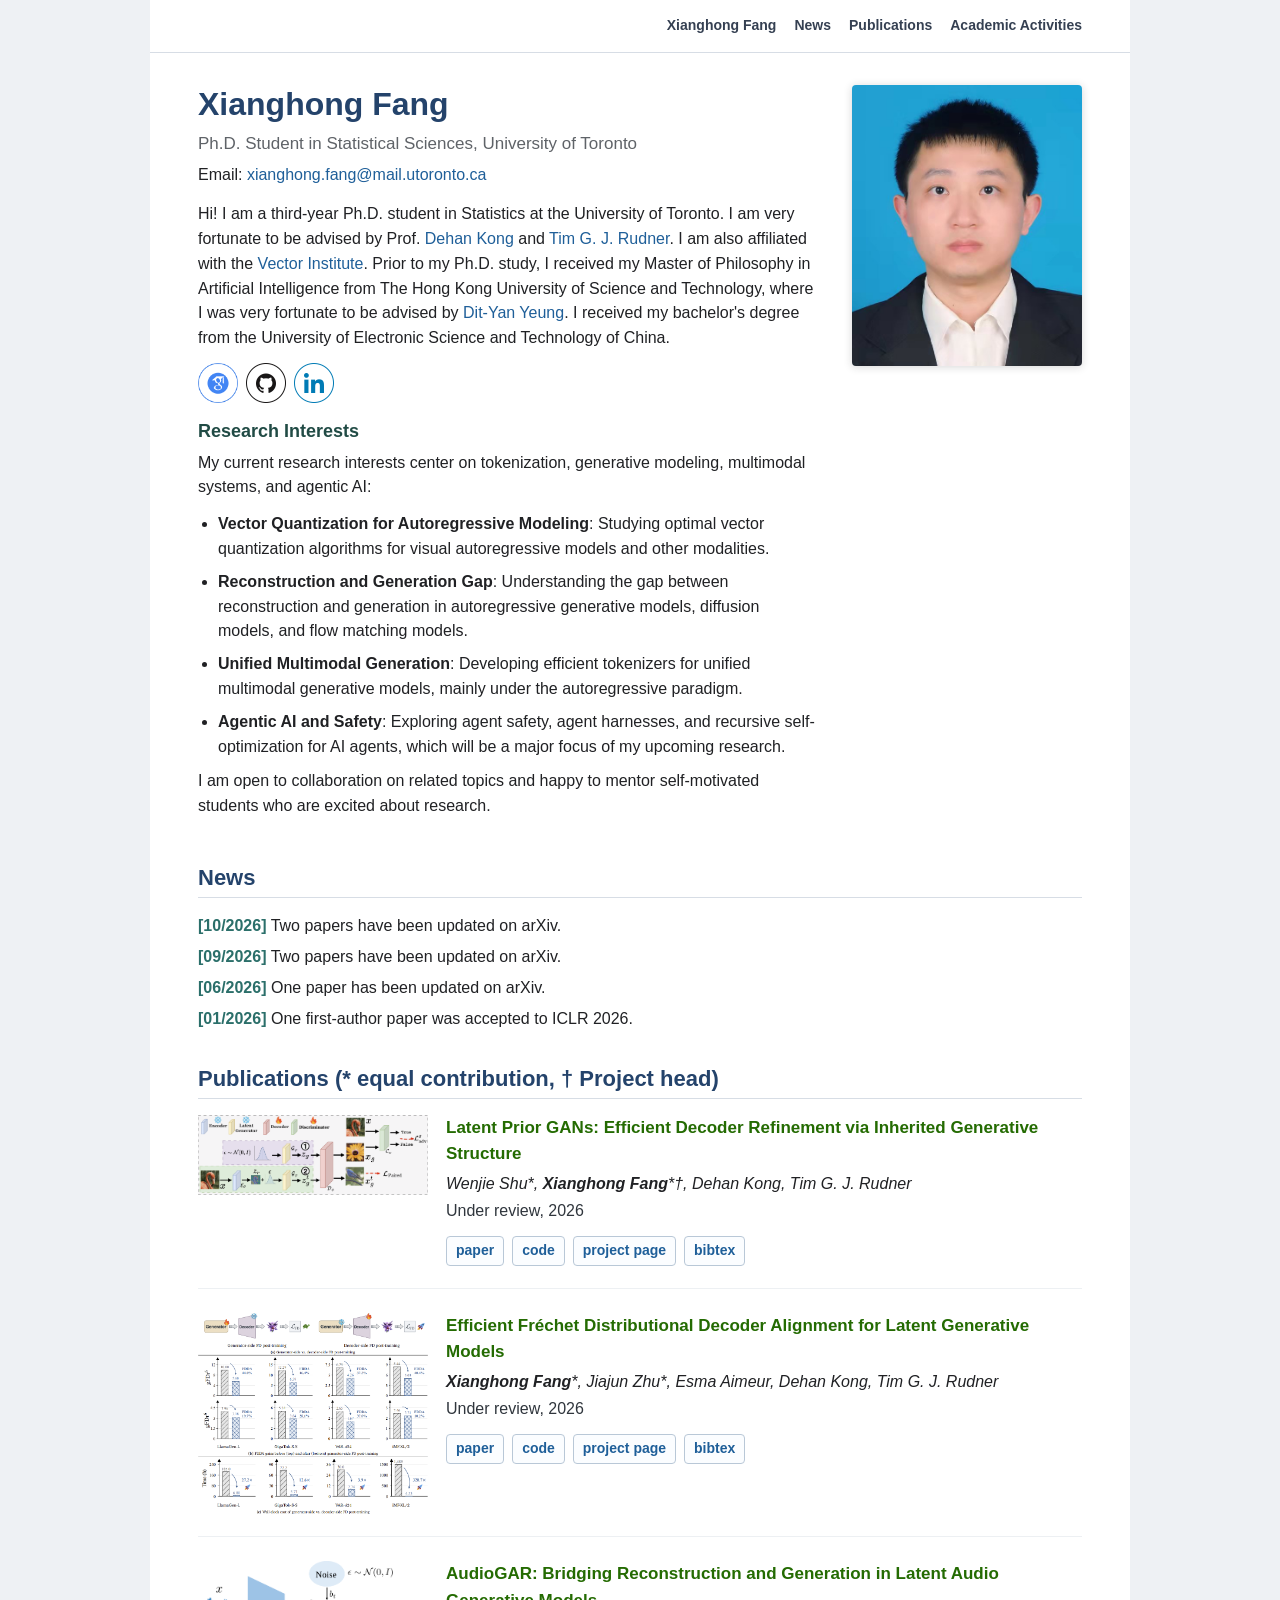
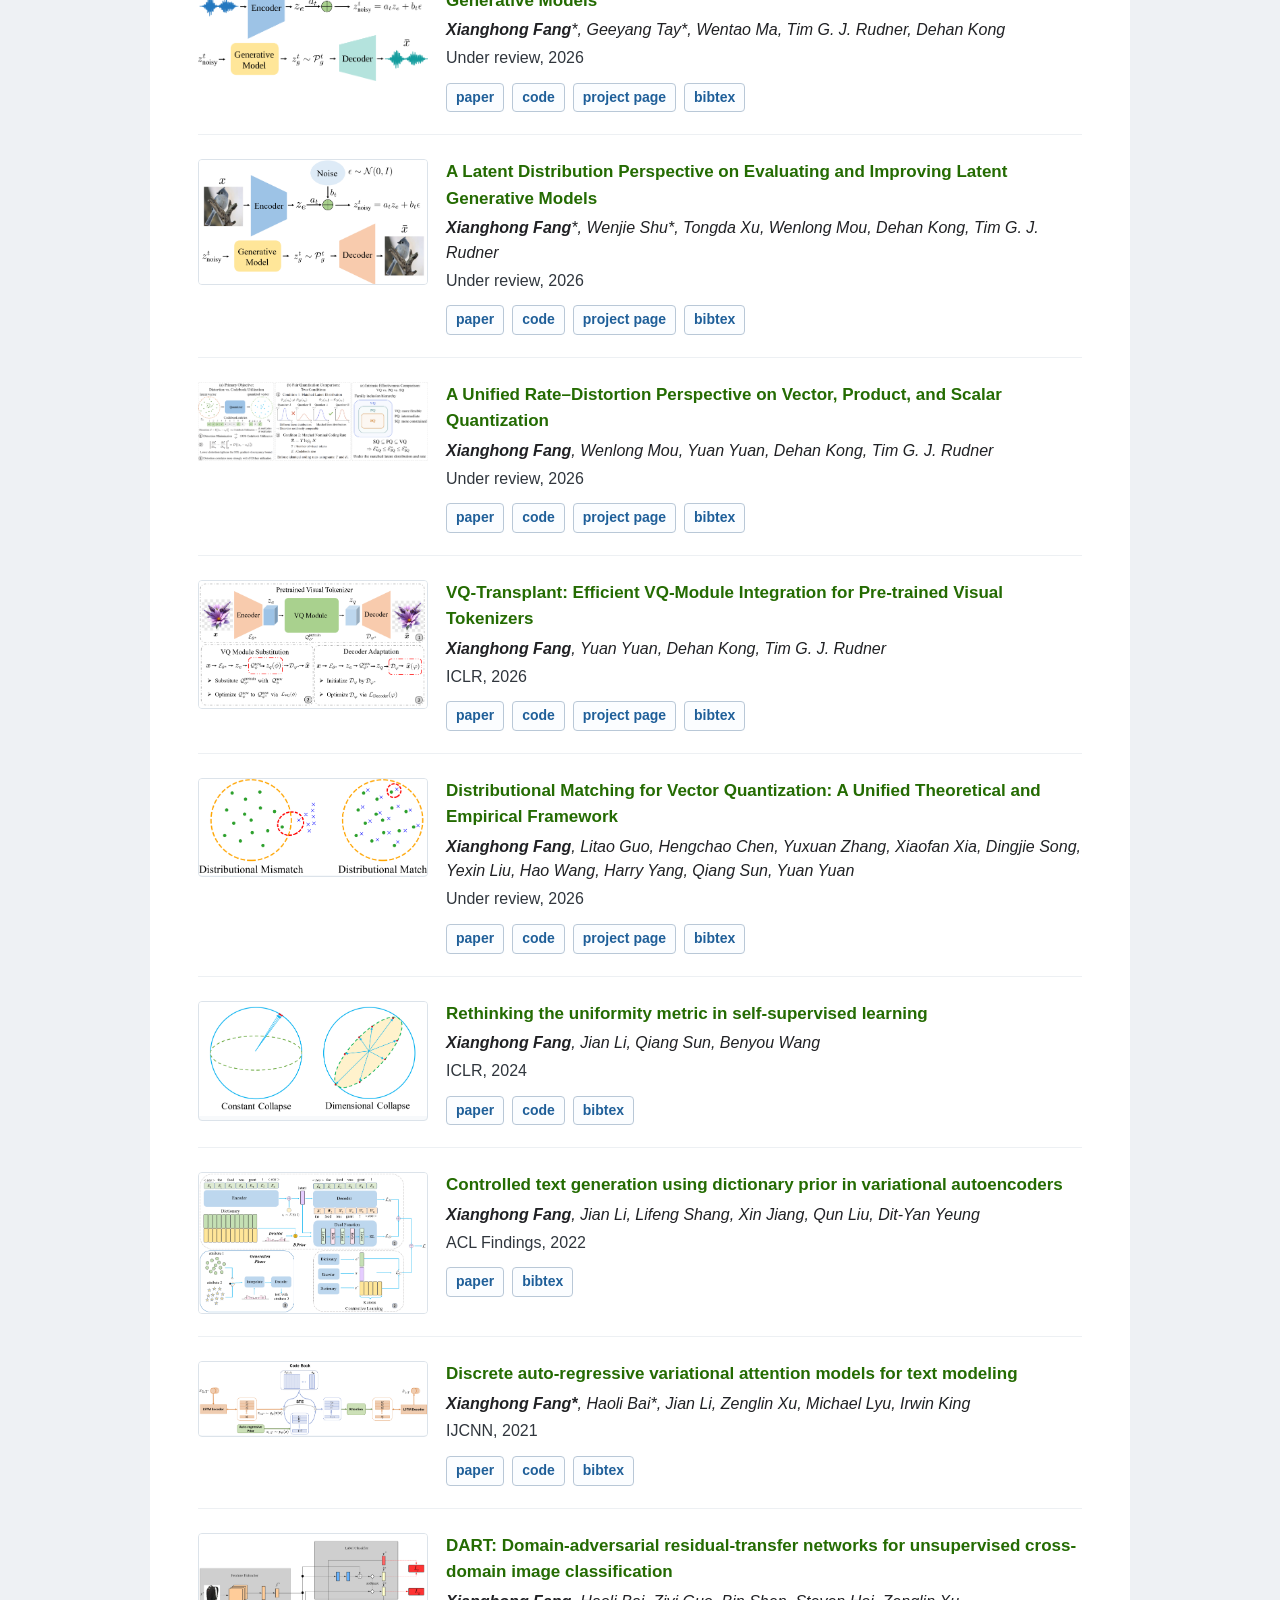
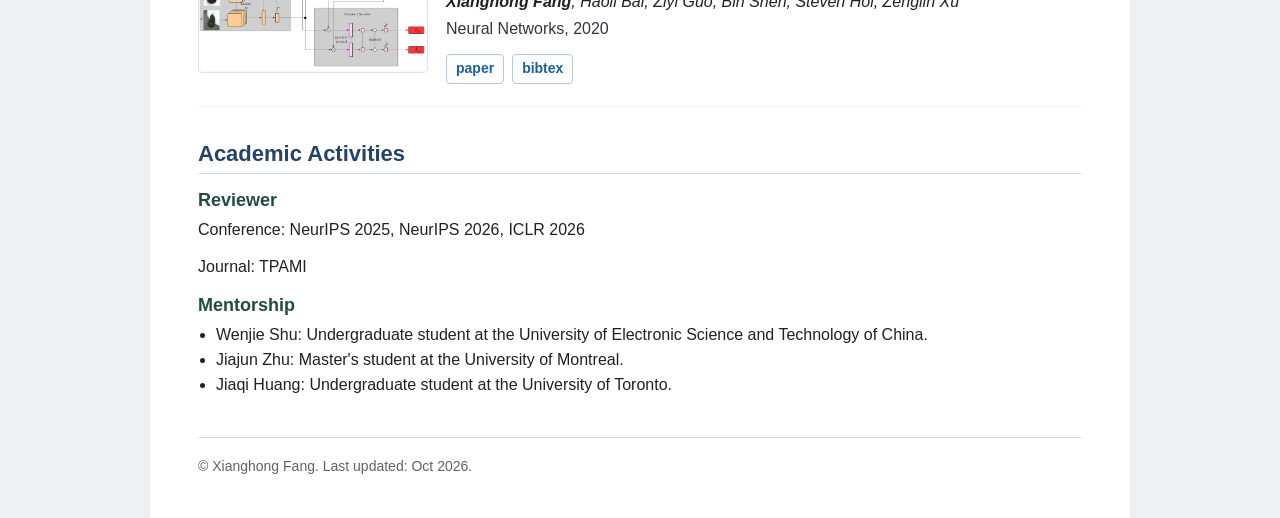
<file: index.html>
<!doctype html>
<html lang="en">
<head>
  <meta charset="utf-8">
  <meta name="viewport" content="width=device-width, initial-scale=1">
  <meta name="description" content="Xianghong Fang's academic homepage">
  <meta name="keywords" content="Xianghong Fang, Statistical Sciences, University of Toronto">
  <meta property="og:title" content="Xianghong Fang">
  <meta property="og:description" content="Ph.D. Student in Statistical Sciences, University of Toronto">
  <meta property="og:url" content="https://sunset-clouds.github.io/">
  <title>Xianghong Fang</title>
  <link rel="icon" type="image/jpeg" href="images/FangXianghong.jpg">
  <link rel="stylesheet" href="main.css">
</head>
<body>
  <header class="site-header">
    <nav class="nav" aria-label="Main navigation">
      <a href="#top" target="_self">Xianghong Fang</a>
      <a href="#news" target="_self">News</a>
      <a href="#publications" target="_self">Publications</a>
      <a href="#activities" target="_self">Academic Activities</a>
    </nav>
  </header>

  <main id="top">
    <section class="profile" id="about">
      <div>
        <h1>Xianghong Fang</h1>
        <p class="title-line">Ph.D. Student in Statistical Sciences, University of Toronto</p>
        <p class="email-line">Email: <a href="mailto:xianghong.fang@mail.utoronto.ca">xianghong.fang@mail.utoronto.ca</a></p>
        <p>
          Hi! I am a third-year Ph.D. student in Statistics at the University of Toronto. I am very fortunate to be
          advised by Prof. <a href="https://sites.google.com/site/kongdehanstat/">Dehan Kong</a> and
          <a href="https://timrudner.com/">Tim G. J. Rudner</a>. I am also affiliated with the
          <a href="https://vectorinstitute.ai/">Vector Institute</a>. Prior to my Ph.D. study, I received my Master of
          Philosophy in Artificial Intelligence from The Hong Kong University of Science and Technology, where I was
          very fortunate to be advised by <a href="https://sites.google.com/view/dyyeung">Dit-Yan Yeung</a>. I received
          my bachelor's degree from the University of Electronic Science and Technology of China.
        </p>
        <div class="links" aria-label="Profile links">
          <a class="social-link" href="https://scholar.google.com/citations?user=hQfxe5QAAAAJ&amp;hl=zh-CN" aria-label="Google Scholar">
            <img src="images/color-gscholar-footer.png" alt="Google Scholar">
          </a>
          <a class="social-link" href="https://github.com/sunset-clouds" aria-label="GitHub">
            <img src="images/color-github.png" alt="GitHub">
          </a>
          <a class="social-link" href="https://www.linkedin.com/in/fangxianghong/" aria-label="LinkedIn">
            <img src="images/color-linkedin.png" alt="LinkedIn">
          </a>
        </div>
        <div class="research-interests">
          <h3>Research Interests</h3>
          <p>My current research interests center on tokenization, generative modeling, multimodal systems, and agentic AI:</p>
          <ul>
            <li>
              <strong>Vector Quantization for Autoregressive Modeling</strong>: Studying optimal vector quantization
              algorithms for visual autoregressive models and other modalities.
            </li>
            <li>
              <strong>Reconstruction and Generation Gap</strong>: Understanding the gap between reconstruction and
              generation in autoregressive generative models, diffusion models, and flow matching models.
            </li>
            <li>
              <strong>Unified Multimodal Generation</strong>: Developing efficient tokenizers for unified multimodal
              generative models, mainly under the autoregressive paradigm.
            </li>
            <li>
              <strong>Agentic AI and Safety</strong>: Exploring agent safety, agent harnesses, and recursive
              self-optimization for AI agents, which will be a major focus of my upcoming research.
            </li>
          </ul>
          <p class="collaboration-note">
            I am open to collaboration on related topics and happy to mentor self-motivated students who are excited
            about research.
          </p>
        </div>
      </div>
      <img class="portrait" src="images/FangXianghong.jpg" alt="Xianghong Fang">
    </section>

    <section id="news">
      <h2>News</h2>
      <ul class="news">
        <li><span class="date">[10/2026]</span> Two papers have been updated on arXiv.</li>
        <li><span class="date">[09/2026]</span> Two papers have been updated on arXiv.</li>
        <li><span class="date">[06/2026]</span> One paper has been updated on arXiv.</li>
        <li><span class="date">[01/2026]</span> One first-author paper was accepted to ICLR 2026.</li>
      </ul>
    </section>

    <section id="publications">
      <h2>Publications (* equal contribution, &dagger; Project head)</h2>

      <article class="publication">
        <div class="paper-figure figure-lpgan"><img src="images/LPGAN.png" alt="Latent Prior GAN decoder refinement with inherited generative structure" width="2387" height="828"></div>
        <div>
          <p class="paper-title">Latent Prior GANs: Efficient Decoder Refinement via Inherited Generative Structure</p>
          <p class="authors">Wenjie Shu*, <strong>Xianghong Fang</strong>*&dagger;, Dehan Kong, Tim G. J. Rudner</p>
          <p class="venue">Under review, 2026</p>
          <div class="paper-links">
            <a aria-disabled="true">paper</a>
            <a href="https://github.com/WenjieShu/Latent-Prior-GAN">code</a>
            <a href="https://wenjieshu.github.io/Latent-Prior-GAN/">project page</a>
            <details class="bibtex-details">
              <summary>bibtex</summary>
              <pre>@article{shu2026latent,
  title   = {Latent Prior GANs: Efficient Decoder Refinement via Inherited Generative Structure},
  author  = {Shu, Wenjie and Fang, Xianghong and Kong, Dehan and Rudner, Tim G. J.},
  journal = {arXiv},
  year    = {2026}
}</pre>
            </details>
          </div>
        </div>
      </article>

      <article class="publication">
        <div class="paper-figure figure-fdda"><img src="images/FDDA_preview.png" alt="FDDA generator and decoder alignment comparison and results" width="773" height="677"></div>
        <div>
          <p class="paper-title">Efficient Fréchet Distributional Decoder Alignment for Latent Generative Models</p>
          <p class="authors"><strong>Xianghong Fang</strong>*, Jiajun Zhu*, Esma Aimeur, Dehan Kong, Tim G. J. Rudner</p>
          <p class="venue">Under review, 2026</p>
          <div class="paper-links">
            <a href="https://arxiv.org/pdf/2610.17466">paper</a>
            <a href="https://github.com/sunset-clouds/Frechet-Distributional-Decoder-Alignment">code</a>
            <a href="https://sunset-clouds.github.io/Frechet-Distributional-Decoder-Alignment/">project page</a>
            <details class="bibtex-details">
              <summary>bibtex</summary>
              <pre>@article{fang2026efficient,
  title   = {Efficient Fréchet Distributional Decoder Alignment for Latent Generative Models},
  author  = {Fang, Xianghong and Zhu, Jiajun and Aimeur, Esma and Kong, Dehan and Rudner, Tim G. J.},
  journal = {arXiv},
  year    = {2026}
}</pre>
            </details>
          </div>
        </div>
      </article>

      <article class="publication">
        <div class="paper-figure figure-audiogar"><img src="images/AudioGAR.png" alt="AudioGAR reconstruction and generation pipeline for latent audio models" width="2359" height="1228"></div>
        <div>
          <p class="paper-title">AudioGAR: Bridging Reconstruction and Generation in Latent Audio Generative Models</p>
          <p class="authors"><strong>Xianghong Fang</strong>*, Geeyang Tay*, Wentao Ma, Tim G. J. Rudner, Dehan Kong</p>
          <p class="venue">Under review, 2026</p>
          <div class="paper-links">
            <a href="https://arxiv.org/pdf/2610.05691">paper</a>
            <a href="https://github.com/ml-maple-monk/Audio-GAR">code</a>
            <a href="https://ml-maple-monk.github.io/Audio-GAR/">project page</a>
            <details class="bibtex-details">
              <summary>bibtex</summary>
              <pre>@article{fang2026audiogar,
  title   = {AudioGAR: Bridging Reconstruction and Generation in Latent Audio Generative Models},
  author  = {Fang, Xianghong and Tay, Geeyang and Ma, Wentao and Rudner, Tim G. J. and Kong, Dehan},
  journal = {Arxiv},
  year    = {2026}
}</pre>
            </details>
          </div>
        </div>
      </article>

      <article class="publication">
        <div class="paper-figure figure-gar"><img src="images/GAR_pipeline.png" alt="GAR Pipeline preview"></div>
        <div>
          <p class="paper-title">A Latent Distribution Perspective on Evaluating and Improving Latent Generative Models</p>
          <p class="authors"><strong>Xianghong Fang</strong>*, Wenjie Shu*, Tongda Xu, Wenlong Mou, Dehan Kong, Tim G. J. Rudner</p>
          <p class="venue">Under review, 2026</p>
          <div class="paper-links">
            <a href="https://arxiv.org/pdf/2609.24088v2">paper</a>
            <a href="https://github.com/sunset-clouds/Generation-Aware-Reconstruction">code</a>
            <a href="https://sunset-clouds.github.io/Generation-Aware-Reconstruction/">project page</a>
            <details class="bibtex-details">
              <summary>bibtex</summary>
              <pre>@article{fang2026latent,
  title   = {A Latent Distribution Perspective on Evaluating and Improving Latent Generative Models},
  author  = {Fang, Xianghong and Shu, Wenjie and Xu, Tongda and Mou, Wenlong and Kong, Dehan and Rudner, Tim G. J.},
  journal = {arXiv},
  year    = {2026}
}</pre>
            </details>
          </div>
        </div>
      </article>

      <article class="publication">
        <div class="paper-figure figure-rate-distortion"><img src="images/Rate_Distortion_Perspective.png" alt="Rate–distortion perspective on vector, product, and scalar quantization" width="2375" height="818"></div>
        <div>
          <p class="paper-title">A Unified Rate–Distortion Perspective on Vector, Product, and Scalar Quantization</p>
          <p class="authors"><strong>Xianghong Fang</strong>, Wenlong Mou, Yuan Yuan, Dehan Kong, Tim G. J. Rudner</p>
          <p class="venue">Under review, 2026</p>
          <div class="paper-links">
            <a href="https://arxiv.org/pdf/2609.02107">paper</a>
            <a href="https://github.com/VQ-Research/Rate-Distortion-Perspective">code</a>
            <a href="https://vq-research.github.io/Rate-Distortion-Perspective/">project page</a>
            <details class="bibtex-details">
              <summary>bibtex</summary>
              <pre>@article{Fang2026ratedistortion,
  title   = {A Unified Rate--Distortion Perspective on Vector,
             Product, and Scalar Quantization},
  author  = {Fang, Xianghong and Mou, Wenlong and Yuan, Yuan and
             Kong, Dehan and Rudner, Tim G. J.},
  journal = {arXiv},
  year    = {2026}
}</pre>
            </details>
          </div>
        </div>
      </article>

      <article class="publication">
        <div class="paper-figure figure-vq"><img src="images/VQ-Transplant.png" alt="VQ-Transplant preview"></div>
        <div>
          <p class="paper-title">VQ-Transplant: Efficient VQ-Module Integration for Pre-trained Visual Tokenizers</p>
          <p class="authors"><strong>Xianghong Fang</strong>, Yuan Yuan, Dehan Kong, Tim G. J. Rudner</p>
          <p class="venue">ICLR, 2026</p>
          <div class="paper-links">
            <a href="https://openreview.net/pdf?id=eETr3lrOQB">paper</a>
            <a href="https://github.com/VQ-Research/VQ-Transplant">code</a>
            <a href="https://vq-research.github.io/VQ-Transplant/">project page</a>
            <details class="bibtex-details">
              <summary>bibtex</summary>
              <pre>@inproceedings{Fang2026VQTransplant,
  title={V{Q}-Transplant: Efficient Plug-and-Play VQ-Module Integration for Pre-trained Visual Tokenizers},
  author={Xianghong Fang and Yuan Yuan and Dehan Kong and Tim G. J. Rudner},
  booktitle={ICLR},
  year={2026},
}</pre>
            </details>
          </div>
        </div>
      </article>

      <article class="publication">
        <div class="paper-figure figure-distribution"><img src="images/distribution_matching.png" alt="Distribution Matching preview"></div>
        <div>
          <p class="paper-title">Distributional Matching for Vector Quantization: A Unified Theoretical and Empirical Framework</p>
          <p class="authors"><strong>Xianghong Fang</strong>, Litao Guo, Hengchao Chen, Yuxuan Zhang, Xiaofan Xia, Dingjie Song, Yexin Liu, Hao Wang, Harry Yang, Qiang Sun, Yuan Yuan</p>
          <p class="venue">Under review, 2026</p>
          <div class="paper-links">
            <a href="https://arxiv.org/pdf/2607.15933">paper</a>
            <a href="https://github.com/VQ-Research/Wasserstein-VQ">code</a>
            <a href="https://vq-research.github.io/Wasserstein-VQ/">project page</a>
            <details class="bibtex-details">
              <summary>bibtex</summary>
              <pre>@article{fang2026distributional,
  title   = {Distributional Matching for Vector Quantization:
             A Unified Theoretical and Empirical Framework},
  author  = {Fang, Xianghong and Guo, Litao and Chen, Hengchao and
             Zhang, Yuxuan and Xia, Xiaofan and Song, Dingjie and
             Liu, Yexin and Wang, Hao and Yang, Harry and Sun, Qiang and
             Yuan, Yuan},
  journal = {arXiv},
  year    = {2026}
}</pre>
            </details>
          </div>
        </div>
      </article>

      <article class="publication">
        <div class="paper-figure figure-collapse"><img src="images/DimensionalCollapse.png" alt="Dimensional Collapse preview"></div>
        <div>
          <p class="paper-title">Rethinking the uniformity metric in self-supervised learning</p>
          <p class="authors"><strong>Xianghong Fang</strong>, Jian Li, Qiang Sun, Benyou Wang</p>
          <p class="venue">ICLR, 2024</p>
          <div class="paper-links">
            <a href="https://proceedings.iclr.cc/paper_files/paper/2024/file/21bcef9a879b85714387f94d7ecc2c91-Paper-Conference.pdf">paper</a>
            <a href="https://github.com/sunset-clouds/WassersteinUniformityMetric">code</a>
            <details class="bibtex-details">
              <summary>bibtex</summary>
              <pre>@inproceedings{Fang2024RethinkingTU,
  title={Rethinking the Uniformity Metric in Self-Supervised Learning},
  author={Xianghong Fang and Jian Li and Qiang Sun and Benyou Wang},
  booktitle={ICLR},
  year={2024}
}</pre>
            </details>
          </div>
        </div>
      </article>

      <article class="publication">
        <div class="paper-figure"><img src="images/IDPrior.png" alt="IDPrior preview"></div>
        <div>
          <p class="paper-title">Controlled text generation using dictionary prior in variational autoencoders</p>
          <p class="authors"><strong>Xianghong Fang</strong>, Jian Li, Lifeng Shang, Xin Jiang, Qun Liu, Dit-Yan Yeung</p>
          <p class="venue">ACL Findings, 2022</p>
          <div class="paper-links">
            <a href="https://aclanthology.org/2022.findings-acl.10.pdf">paper</a>
            <details class="bibtex-details">
              <summary>bibtex</summary>
              <pre>@inproceedings{Fang2022ControlledTG,
  title={Controlled Text Generation Using Dictionary Prior in Variational Autoencoders},
  author={Xianghong Fang and Jian Li and Lifeng Shang and Xin Jiang and Qun Liu and Dit-Yan Yeung},
  booktitle={ACL},
  year={2022},
}</pre>
            </details>
          </div>
        </div>
      </article>

      <article class="publication">
        <div class="paper-figure figure-davam"><img src="images/DAVAM.png?v=20260625" alt="DAVAM preview"></div>
        <div>
          <p class="paper-title">Discrete auto-regressive variational attention models for text modeling</p>
          <p class="authors"><strong>Xianghong Fang*</strong>, Haoli Bai*, Jian Li, Zenglin Xu, Michael Lyu, Irwin King</p>
          <p class="venue">IJCNN, 2021</p>
          <div class="paper-links">
            <a href="https://ieeexplore.ieee.org/stamp/stamp.jsp?arnumber=9534375">paper</a>
            <a href="https://github.com/sunset-clouds/DAVAM">code</a>
            <details class="bibtex-details">
              <summary>bibtex</summary>
              <pre>@article{Fang2021DiscreteAV,
  title={Discrete Auto-regressive Variational Attention Models for Text Modeling},
  author={Xianghong Fang and Haoli Bai and Zenglin Xu and Michael R. Lyu and Irwin King},
  journal={IJCNN},
  year={2021},
}</pre>
            </details>
          </div>
        </div>
      </article>

      <article class="publication">
        <div class="paper-figure figure-dart"><img src="images/DART.png" alt="DART preview"></div>
        <div>
          <p class="paper-title">DART: Domain-adversarial residual-transfer networks for unsupervised cross-domain image classification</p>
          <p class="authors"><strong>Xianghong Fang</strong>, Haoli Bai, Ziyi Guo, Bin Shen, Steven Hoi, Zenglin Xu</p>
          <p class="venue">Neural Networks, 2020</p>
          <div class="paper-links">
            <a href="https://arxiv.org/pdf/1812.11478">paper</a>
            <details class="bibtex-details">
              <summary>bibtex</summary>
              <pre>@article{Fang2020DARTDR,
  title={DART: Domain-Adversarial Residual-Transfer Networks for Unsupervised Cross-Domain Image Classification},
  author={Xianghong Fang and Haoli Bai and Ziyi Guo and Bin Shen and Steven C. H. Hoi and Zenglin Xu},
  journal={Neural networks},
  year={2020},
}</pre>
            </details>
          </div>
        </div>
      </article>
    </section>

    <section id="activities">
      <h2>Academic Activities</h2>
      <div class="activity-block">
        <h3>Reviewer</h3>
        <p>Conference: NeurIPS 2025, NeurIPS 2026, ICLR 2026</p>
        <p>Journal: TPAMI</p>
      </div>
      <div class="activity-block">
        <h3>Mentorship</h3>
        <ul class="plain-list">
          <li>Wenjie Shu: Undergraduate student at the University of Electronic Science and Technology of China.</li>
          <li>Jiajun Zhu: Master's student at the University of Montreal.</li>
          <li>Jiaqi Huang: Undergraduate student at the University of Toronto.</li>
        </ul>
      </div>
    </section>

  </main>

  <footer>
    © Xianghong Fang. Last updated: Oct 2026.
  </footer>
</body>
</html>
</file>
<file: main.css>
:root {
  --text: #202124;
  --muted: #5f6368;
  --line: #d7dde5;
  --link: #1f5f99;
  --accent: #2b6f6a;
  --panel: #f7f9fb;
}

* {
  box-sizing: border-box;
}

html {
  scroll-behavior: smooth;
  background: #eef1f4;
}

body {
  max-width: 980px;
  margin: 0 auto;
  padding: 0 48px 40px;
  background: #fff;
  color: var(--text);
  font-family: Arial, Helvetica, sans-serif;
  font-size: 16px;
  line-height: 1.55;
}

a {
  color: var(--link);
  text-decoration: none;
}

a:hover {
  text-decoration: underline;
}

.site-header {
  position: sticky;
  top: 0;
  z-index: 10;
  display: flex;
  align-items: center;
  justify-content: flex-end;
  gap: 24px;
  margin: 0 -48px 32px;
  padding: 15px 48px;
  border-bottom: 1px solid var(--line);
  background: rgba(255, 255, 255, .96);
  backdrop-filter: blur(8px);
}

.brand {
  color: var(--text);
  font-size: 18px;
  font-weight: 700;
  white-space: nowrap;
}

.nav {
  display: flex;
  flex-wrap: wrap;
  justify-content: flex-end;
  gap: 14px 18px;
  font-size: 14px;
}

.nav a {
  color: #354052;
  font-weight: 600;
}

.profile {
  display: grid;
  grid-template-columns: minmax(0, 1fr) 230px;
  gap: 36px;
  align-items: start;
}

h1,
h2,
h3 {
  line-height: 1.2;
}

h1 {
  margin: 0 0 8px;
  color: #24436b;
  font-size: 32px;
}

h2 {
  margin: 34px 0 16px;
  padding-bottom: 6px;
  border-bottom: 1px solid var(--line);
  color: #24436b;
  font-size: 22px;
}

h3 {
  margin: 0 0 8px;
  color: #214b45;
  font-size: 18px;
}

p {
  margin: 0 0 12px;
}

.title-line {
  margin-bottom: 12px;
  color: var(--muted);
  font-size: 17px;
}

.email-line {
  margin-top: -6px;
  margin-bottom: 14px;
}

.portrait {
  width: 230px;
  max-width: 100%;
  border-radius: 4px;
  box-shadow: 0 1px 8px rgba(32, 33, 36, .18);
}

.links,
.paper-links {
  display: flex;
  flex-wrap: wrap;
  gap: 8px;
  margin-top: 12px;
}

.links a,
.paper-links a {
  display: inline-flex;
  align-items: center;
  min-height: 28px;
  padding: 3px 9px;
  border: 1px solid #b9c8d7;
  border-radius: 4px;
  background: #fbfdff;
  font-size: 14px;
  font-weight: 600;
}

.bibtex-details {
  position: relative;
}

.bibtex-details summary {
  display: inline-flex;
  align-items: center;
  min-height: 28px;
  padding: 3px 9px;
  border: 1px solid #b9c8d7;
  border-radius: 4px;
  background: #fbfdff;
  color: var(--link);
  cursor: pointer;
  font-size: 14px;
  font-weight: 600;
  list-style: none;
}

.bibtex-details summary::-webkit-details-marker {
  display: none;
}

.bibtex-details pre {
  position: absolute;
  z-index: 5;
  top: 34px;
  left: 0;
  width: min(620px, 70vw);
  overflow-x: auto;
  margin: 0;
  padding: 10px 12px;
  border: 1px solid #dce3ea;
  border-radius: 4px;
  background: #f8fafc;
  color: var(--text);
  font: 13px/1.4 Consolas, Monaco, monospace;
  white-space: pre;
}

.links a.social-link {
  min-height: 40px;
  padding: 0;
  border: 0;
  background: transparent;
}

.social-link img {
  display: block;
  width: 40px;
  height: 40px;
}

.research-interests {
  margin-top: 18px;
}

.research-interests h3 {
  margin-top: 0;
  margin-bottom: 8px;
}

.research-interests ul {
  margin: 0;
  padding-left: 20px;
}

.research-interests li {
  margin-bottom: 8px;
}

.collaboration-note {
  margin-top: 10px;
}

.news {
  margin: 0;
  padding-left: 0;
  list-style: none;
}

.news li {
  margin: 6px 0;
}

.date {
  color: var(--accent);
  font-weight: 700;
}

.publication {
  display: grid;
  grid-template-columns: 230px minmax(0, 1fr);
  gap: 18px;
  margin-bottom: 24px;
  padding-bottom: 22px;
  border-bottom: 1px solid #edf0f3;
}

.paper-figure {
  display: block;
  overflow: hidden;
  border: 1px solid #dce3ea;
  border-radius: 4px;
  background: var(--panel);
}

.figure-gar {
  height: 126px;
}

.figure-rate-distortion,
.figure-lpgan,
.figure-fdda,
.figure-audiogar {
  align-self: start;
  border: 0;
  border-radius: 0;
  background: transparent;
}

.figure-vq {
  height: 129px;
}

.figure-distribution {
  height: 99px;
}

.figure-collapse {
  height: 120px;
}

.figure-davam {
  height: 76px;
}

.figure-dart {
  height: 140px;
}

.paper-figure img {
  display: block;
  width: 100%;
  height: auto;
  border: 0;
}

.paper-title {
  margin: 0 0 4px;
  color: #246b02;
  font-size: 17px;
  font-weight: 700;
}

.authors {
  margin-bottom: 3px;
  font-style: italic;
}

.venue {
  margin-bottom: 8px;
  color: #30363d;
}

.plain-list {
  margin: 0;
  padding-left: 18px;
}

.activity-block {
  margin-bottom: 16px;
}

.activity-block h3 {
  margin-bottom: 6px;
}

footer {
  margin-top: 40px;
  padding-top: 18px;
  border-top: 1px solid var(--line);
  color: var(--muted);
  font-size: 14px;
}

@media (max-width: 760px) {
  body {
    padding: 0 22px 30px;
  }

  .site-header {
    position: static;
    display: block;
    margin: 0 -22px 26px;
    padding: 14px 22px;
  }

  .nav {
    justify-content: flex-start;
    margin-top: 10px;
  }

  .profile,
  .publication {
    grid-template-columns: 1fr;
  }

  .portrait {
    width: 190px;
  }

  h1 {
    font-size: 28px;
  }
}
</file>
